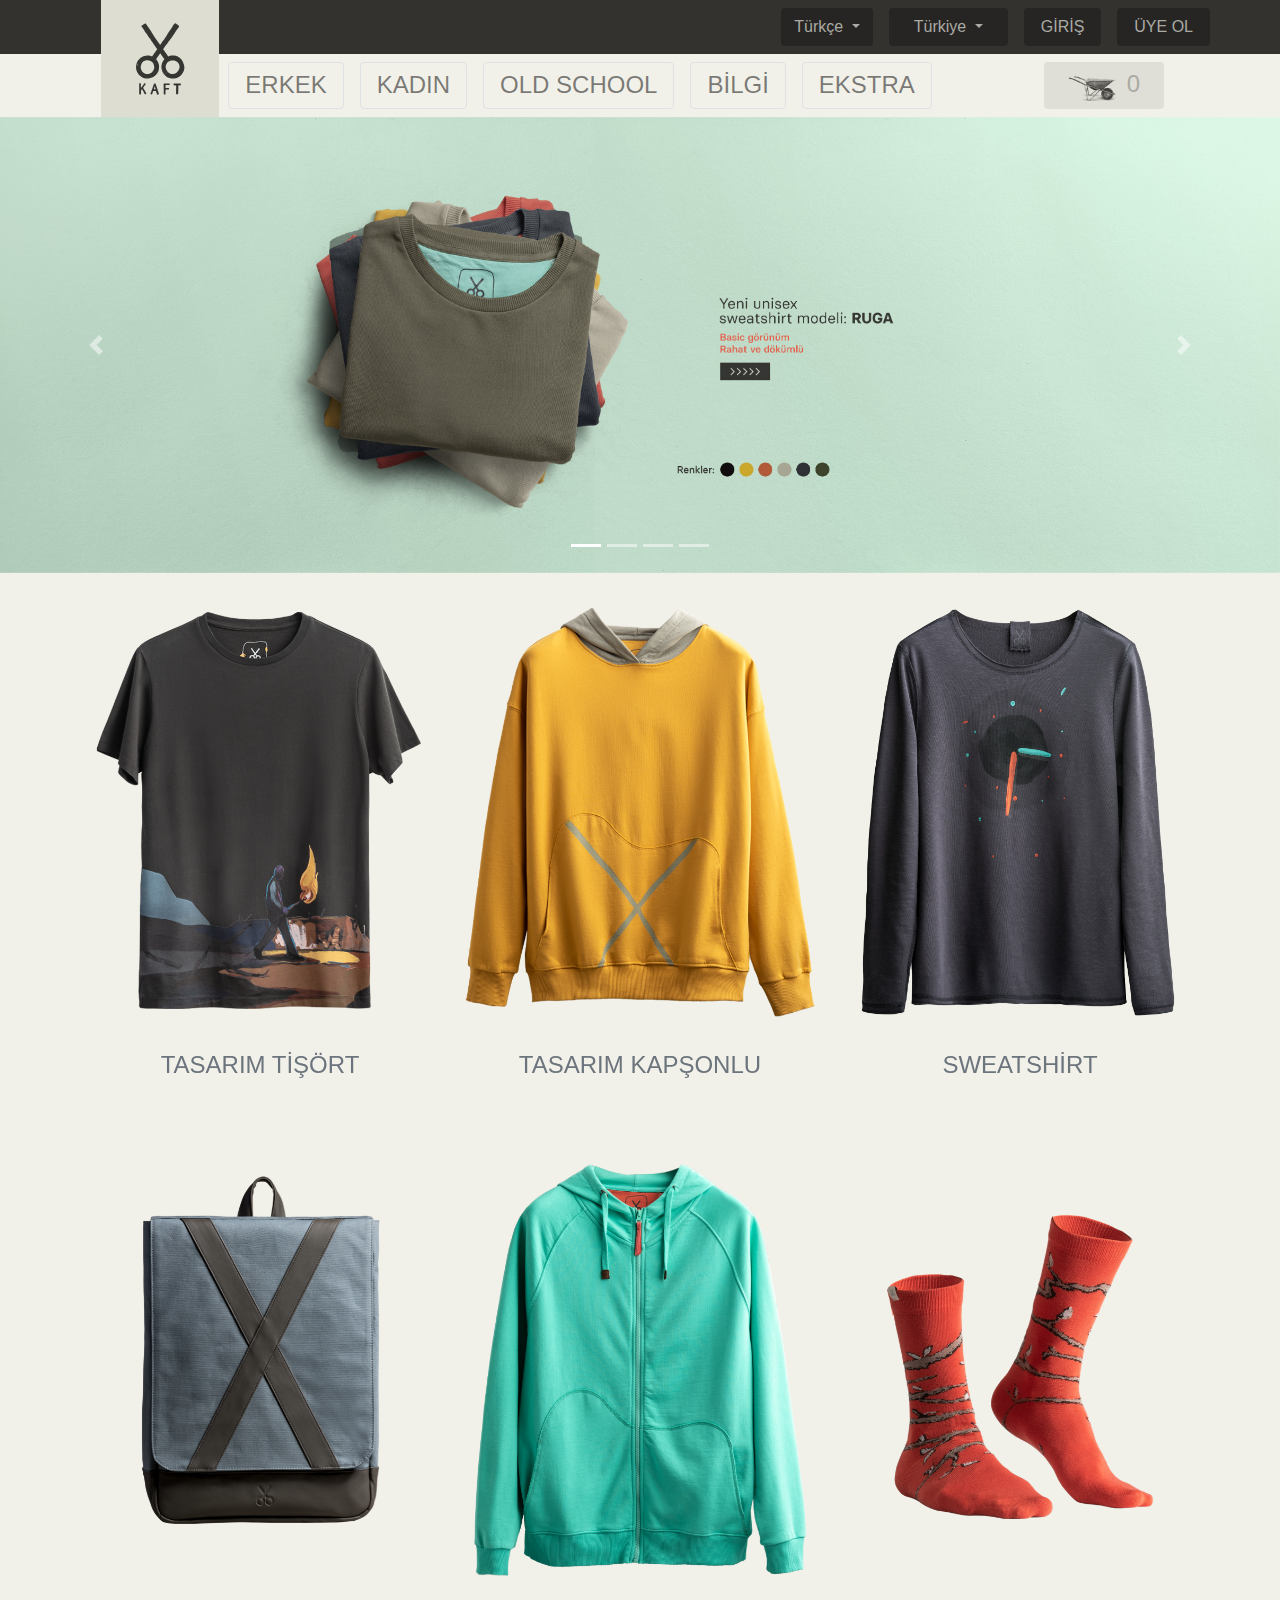
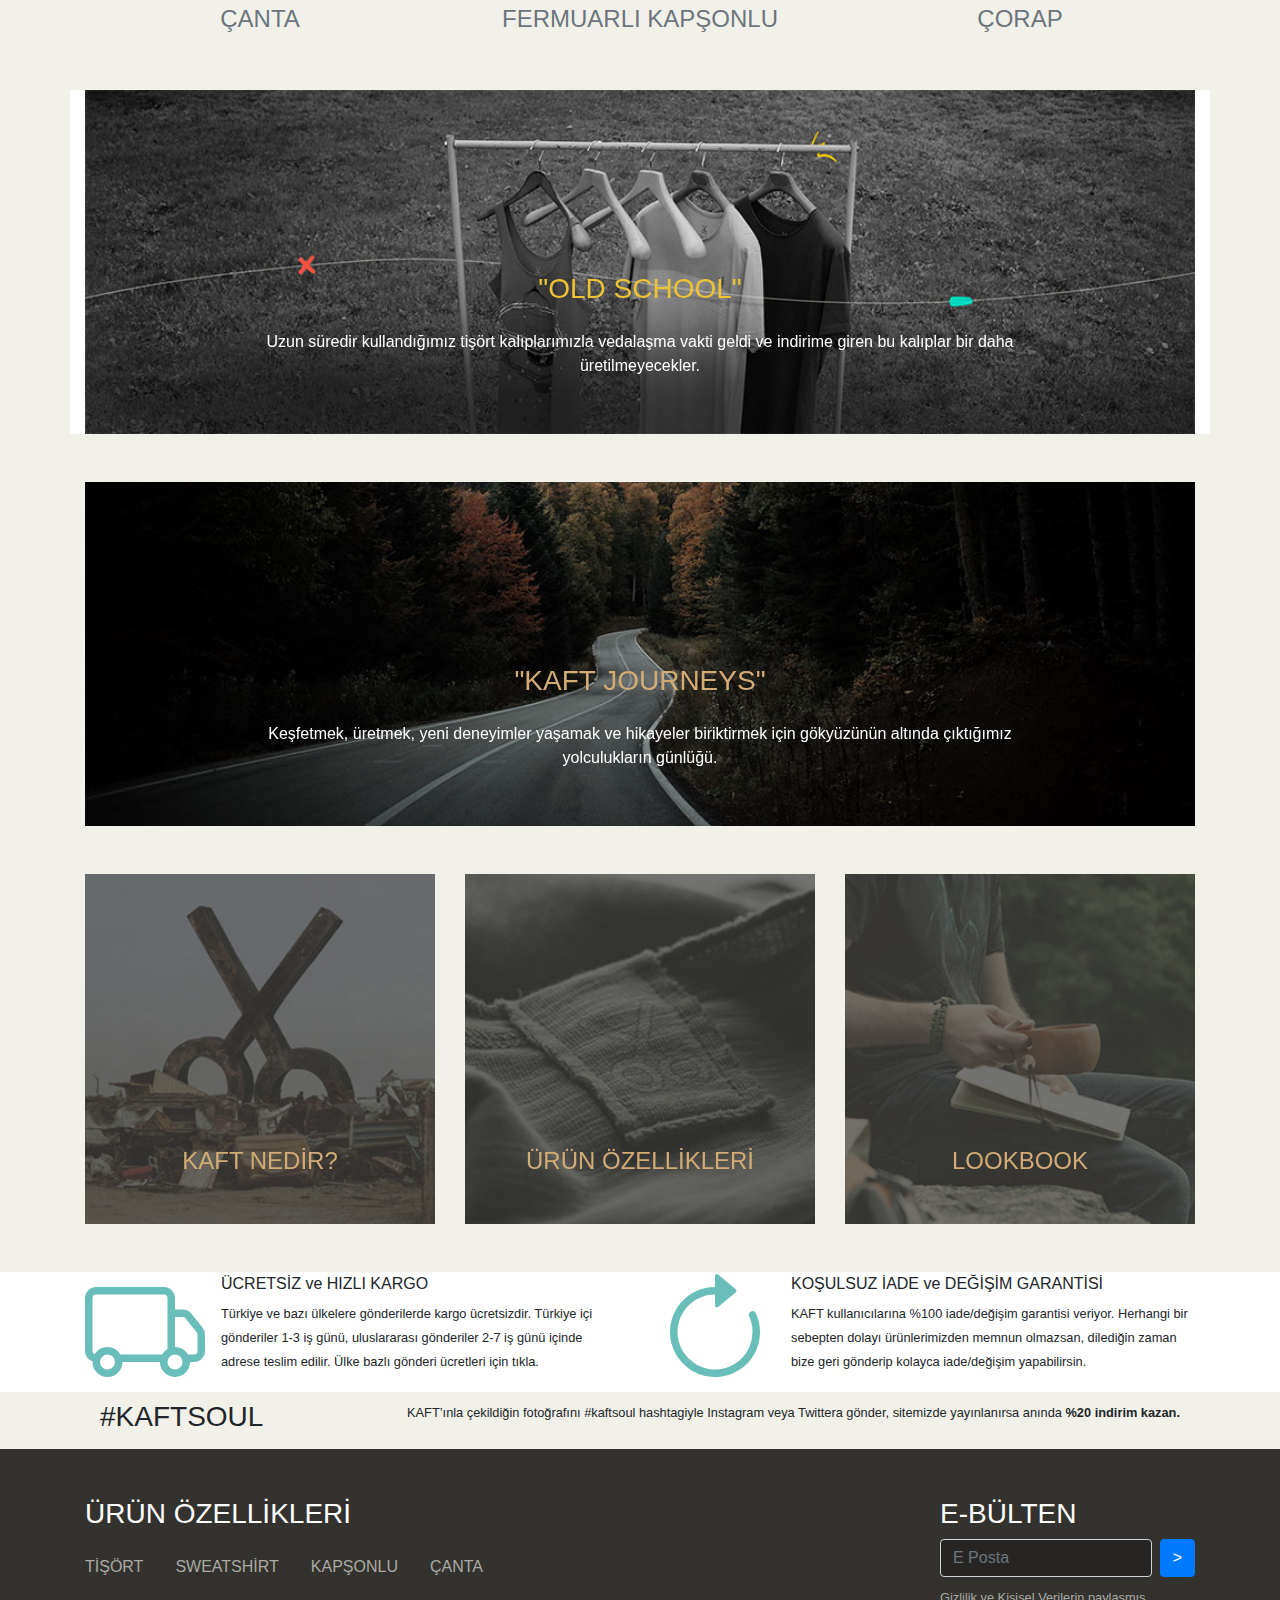
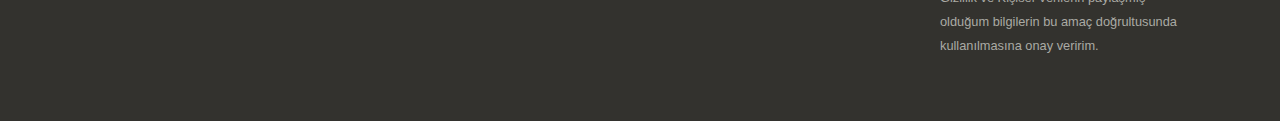
<file: index.html>
<!DOCTYPE html>
<html lang="en">

<head>
    <meta charset="UTF-8">
    <meta name="viewport" content="width=device-width, initial-scale=1.0">
    <title>Tişört ve Tasarım Ürünler | KAFT</title>
    <link rel="stylesheet" href="css/bootstrap.min.css">
    <link rel="stylesheet" href="css/style.css">
</head>

<body style="background-color: #F2F1E9;">
    <!-- Header Start -->
    <header class="bg-dark d-none d-md-block">
        <div class="container py-2">
            <div class="row justify-content-end">
                <div class="btn-group">
                    <button type="button" class="btn bg-primary text-dark dropdown-toggle" data-toggle="dropdown"
                        aria-haspopup="true" aria-expanded="false">
                        Türkçe
                    </button>
                    <div class="dropdown-menu bg-primary">
                        <a class="dropdown-item text-dark" href="#">İngilizce</a>
                    </div>
                </div>
                <div class="btn-group">
                    <button type="button" class="btn bg-primary text-dark dropdown-toggle ml-3 px-4"
                        data-toggle="dropdown" aria-haspopup="true" aria-expanded="false">
                        Türkiye
                    </button>
                    <div class="dropdown-menu bg-primary ml-3">
                        <a class="dropdown-item text-dark" href="#">Türkiye</a>
                        <a class="dropdown-item text-dark" href="#">Kanada</a>
                        <a class="dropdown-item text-dark" href="#">Amerika</a>
                        <a class="dropdown-item text-dark" href="#">İngiltere</a>
                        <a class="dropdown-item text-dark" href="#">İtalya</a>
                        <a class="dropdown-item text-dark" href="#">Güney Kore</a>
                        <a class="dropdown-item text-dark" href="#">Japonya</a>
                        <a class="dropdown-item text-dark" href="#">İsviçre</a>
                        <a class="dropdown-item text-dark" href="#">Norveç</a>
                        <a class="dropdown-item text-dark" href="#">İzlanda</a>
                        <a class="dropdown-item text-dark" href="#">Fransa</a>
                    </div>
                </div>
                <button type="button" class="btn text-dark px-3 bg-primary ml-3">GİRİŞ</button>
                <button type="button" class="btn text-dark px-3 bg-primary ml-3">ÜYE OL</button>
            </div>
        </div>
    </header>
    <!-- Header End -->
    <!-- Navbar Start -->
    <div class="container position-relative">
        <nav class="navbar navbar-expand-lg navbar-light">
            <div class="logo-change d-none d-lg-block">
                <a href="index.html">
                <img class="logo position-absolute" src="images/logo/kaft_logo-hover.svg" width="118" height="118"
                    alt="">
                <img class="logo position-absolute logo2" src="images/logo/kaft_logo.svg" width="118" height="118"
                    alt="">
                </a>
            </div>
            <div class="container">
                <button class="navbar-toggler" type="button" data-toggle="collapse" data-target="#navbarNavAltMarkup"
                    aria-controls="navbarNavAltMarkup" aria-expanded="false" aria-label="Toggle navigation">
                    <span class="navbar-toggler-icon"></span>
                </button>
                <div class="collapse navbar-collapse justify-content-center" id="navbarNavAltMarkup">
                    <div class="navbar-nav">
                        <a class="nav-link mb-0 h4 border rounded px-3 mr-3" href="product-list.html">ERKEK</a>
                        <a class="nav-link mb-0 h4 border rounded px-3 mr-3" href="product-list.html">KADIN</a>
                        <a class="nav-link mb-0 h4 border rounded px-3 mr-3" href="product-list.html">OLD SCHOOL</a>
                        <a class="nav-link mb-0 h4 border rounded px-3 mr-3" href="product-list.html">BİLGİ</a>
                        <a class="nav-link mb-0 h4 border rounded px-3" href="product-list.html">EKSTRA</a>
                    </div>
                </div>
                <div class="py-2 px-4 rounded" style="background-color: #e0dfd7;">
                    <a href=""><img src="images/icons/cart-mob-icon.png" width="50" height="25" alt=""></a>
                    <span class="text-dark h4 ml-1">0</span>
                </div>
            </div>
        </nav>
    </div>
    <!-- Navbar end -->
    <!-- Carousel Start -->
    <div id="carouselExampleIndicators" class="carousel slide" data-ride="carousel">
        <ol class="carousel-indicators">
            <li data-target="#carouselExampleIndicators" data-slide-to="0" class="active"></li>
            <li data-target="#carouselExampleIndicators" data-slide-to="1"></li>
            <li data-target="#carouselExampleIndicators" data-slide-to="2"></li>
            <li data-target="#carouselExampleIndicators" data-slide-to="3"></li>
        </ol>
        <div class="carousel-inner">
            <div class="carousel-item active">
                <img src="images/carousel/photo-1.jpg" class="d-block w-100" alt="...">
            </div>
            <div class="carousel-item">
                <img src="images/carousel/photo-2.jpg" class="d-block w-100" alt="...">
            </div>
            <div class="carousel-item">
                <img src="images/carousel/photo-3.jpg" class="d-block w-100" alt="...">
            </div>
            <div class="carousel-item">
                <img src="images/carousel/photo-4.jpg" class="d-block w-100" alt="...">
            </div>
        </div>
        <a class="carousel-control-prev" href="#carouselExampleIndicators" role="button" data-slide="prev">
            <span class="carousel-control-prev-icon" aria-hidden="true"></span>
            <span class="sr-only">Previous</span>
        </a>
        <a class="carousel-control-next" href="#carouselExampleIndicators" role="button" data-slide="next">
            <span class="carousel-control-next-icon" aria-hidden="true"></span>
            <span class="sr-only">Next</span>
        </a>
    </div>

    <!-- Carousel End -->
    <!-- Product Start -->
    <div style="background-color: #F2F1E9;">
        <div class="container">
            <div class="row">
                <div class="col-sm-4">
                    <div class="product-change  position-relative">
                        <img class="w-100 hidden-class" src="images/product/tshirt_v6.png" alt="">
                        <img class="w-100 position-absolute img-hover" src="images/product/tshirt_v6-hover.png" alt="">
                    </div>

                    <h4 class="text-center text-bottom mb-5 text-secondary">TASARIM TİŞÖRT</h4>
                </div>
                <div class="col-sm-4">
                    <div class="product-change  position-relative">
                        <img class="w-100 hidden-class" src="images/product/hoodie_v3.png" alt="">
                        <img class="w-100 position-absolute img-hover" src="images/product/hoodie_v3-hover.png" alt="">
                    </div>
                    <h4 class="text-center mb-5 text-secondary">TASARIM KAPŞONLU</h4>
                </div>
                <div class="col-sm-4">
                    <div class="product-change  position-relative">
                        <img class="w-100 hidden-class" src="images/product/sweatshirt_v3.png" alt="">
                        <img class="w-100 position-absolute img-hover" src="images/product/sweatshirt_v3-hover.png"
                            alt="">
                    </div>
                    <h4 class="text-center mb-5 text-secondary">SWEATSHİRT</h4>
                </div>
            </div>
            <div class="row">
                <div class="col-sm-4">
                    <div class="product-change  position-relative">
                        <img class="w-100 hidden-class" src="images/product/bag_v2.png" alt="">
                        <img class="w-100 position-absolute img-hover" src="images/product/bag_v3-hover.png" alt="">
                    </div>
                    <h4 class="text-center text-secondary">ÇANTA</h4>
                </div>
                <div class="col-sm-4">
                    <div class="product-change  position-relative">
                        <img class="w-100 hidden-class" src="images/product/zipup_hoodie_v3.png" alt="">
                        <img class="w-100 position-absolute img-hover" src="images/product/zipup_hoodie_v3-hover.png"
                            alt="">
                    </div>
                    <h4 class="text-center text-secondary">FERMUARLI KAPŞONLU</h4>
                </div>
                <div class="col-sm-4">
                    <div class="product-change  position-relative">
                        <img class="w-100 hidden-class" src="images/product/socks_v2.png" alt="">
                        <img class="w-100 position-absolute img-hover" src="images/product/socks_v2-hover.png" alt="">
                    </div>
                    <h4 class="text-center text-secondary">ÇORAP</h4>
                </div>
            </div>
            <!-- Product End -->
            <!-- home start -->
            <div class="row mt-5 bg-white">
                <div class="col-sm-12">
                    <div class="carousel-item active">
                        <img src="images/home/bg-1.jpg" class="d-block w-100" alt="...">
                        <div class="carousel-caption d-none d-md-block">
                            <h3 style="color:#EDC334">"OLD SCHOOL"</h5>
                                <p class="visible mt-4">Uzun süredir kullandığımız tişört kalıplarımızla vedalaşma vakti
                                    geldi ve indirime giren bu kalıplar bir daha üretilmeyecekler.</p>
                                <p></p>
                        </div>
                    </div>
                </div>
            </div>
            <div class="row mt-5">
                <div class="col-sm-12">
                    <div class="carousel-item active">
                        <img src="images/home/journey-home-bg.jpg" class="d-block w-100" alt="...">
                        <div class="carousel-caption d-none d-md-block">
                            <h3 style="color: #D2AB75;">"KAFT JOURNEYS"</h5>
                                <p class="visible mt-4">Keşfetmek, üretmek, yeni deneyimler yaşamak ve hikayeler
                                    biriktirmek için gökyüzünün altında çıktığımız yolculukların günlüğü.</p>
                        </div>
                    </div>
                </div>
            </div>
            <div class="row mt-5">
                <div class="col-sm-12">
                    <div class="row">
                        <div class="col-sm-4">
                            <div class="carousel-item active align-items-center">
                                <img src="images/home/kaft-nedir-home-bg.jpg" class="d-block w-100" alt="...">
                                <div class="carousel-caption d-none d-md-block">
                                    <h4 style="color: #D2AB75;">KAFT NEDİR?</h5>
                                </div>
                            </div>
                        </div>
                        <div class="col-sm-4">
                            <div class="carousel-item active">
                                <img src="images/home/product-properties-home-bg.jpg" class="d-block w-100" alt="...">
                                <div class="carousel-caption d-none d-md-block">
                                    <h4 style="color: #D2AB75;">ÜRÜN ÖZELLİKLERİ</h5>
                                </div>
                            </div>
                        </div>
                        <div class="col-sm-4">
                            <div class="carousel-item active">
                                <img src="images/home/lookbook-home-bg.jpg" class="d-block w-100 img-fluid" alt="...">
                                <div class="carousel-caption d-none d-md-block">
                                    <h4 style="color: #D2AB75;">LOOKBOOK</h5>
                                </div>
                            </div>
                        </div>
                    </div>
                </div>
            </div>
        </div>

        <div class="bg-white">
            <div class="container">
                <div class="row mt-5">
                    <div class="col-sm-6">
                        <div class="d-flex align-items-center">
                            <img class="mr-3 d-none d-md-block" src="images/icons/truck.svg" width="250"
                                height="120" alt="">
                            <div>
                                <h6>ÜCRETSİZ ve HIZLI KARGO</h4>
                                    <p> <small> Türkiye ve bazı ülkelere gönderilerde kargo ücretsizdir. Türkiye içi
                                            gönderiler 1-3 iş günü, uluslararası gönderiler 2-7 iş günü içinde adrese
                                            teslim edilir. Ülke bazlı gönderi ücretleri için tıkla.</small></p>
                            </div>
                        </div>
                    </div>
                    <div class="col-sm-6">
                        <div class="d-flex align-items-center ">
                            <img class="mr-3 d-none d-md-block" src="images/icons/arrow.svg" width="250" height="120" alt="">
                            <div>
                                <h6>KOŞULSUZ İADE ve DEĞİŞİM GARANTİSİ</h4>
                                    <p> <small> KAFT kullanıcılarına %100 iade/değişim garantisi veriyor. Herhangi bir
                                            sebepten dolayı ürünlerimizden memnun olmazsan, dilediğin zaman bize geri
                                            gönderip kolayca iade/değişim yapabilirsin. </small></p>
                            </div>
                        </div>
                    </div>
                </div>
            </div>
        </div>
        <div class="container">
            <div class="col-sm-12 d-flex justify-content-between py-2">
                <h3>#KAFTSOUL</h3>
                <p> <small> KAFT’ınla çekildiğin fotoğrafını #kaftsoul hashtagiyle Instagram veya Twittera gönder, sitemizde yayınlanırsa anında <strong>%20 indirim kazan.</strong></small></p>
            </div>
        </div>

    </div>
    </div>
    <!-- home end -->
    <footer class="bg-dark text-dark py-5">
        <div class="container">
            <div class="row">
                <div class="col-sm-9">
                    <div>
                        <h3 class="text-white">ÜRÜN ÖZELLİKLERİ</h6>
                        <ul class="d-flex m-0 p-0 mt-4">
                            <li><a class="text-dark" href="">TİŞÖRT</a></li>
                            <li><a class="text-dark" href="">SWEATSHİRT</a></li>
                            <li class="d-none d-sm-block"><a class="text-dark" href="">KAPŞONLU</a></li>
                            <li class="d-none d-sm-block"><a class="text-dark" href="">ÇANTA</a></li>

                        </ul>
                    </div>
                </div>
                <div class="col-sm-3">
                    <h3 class="text-white">E-BÜLTEN</h3>
                    <div class="d-flex">
                        <input type="text" class="form-control bg-primary mb-2 mr-2" id="inlineFormInput" placeholder="E Posta">
                        <button type="submit" class="btn btn-primary mb-2">></button>
                    </div>
                    <p><small>Gizlilik ve Kişisel Verilerin paylaşmış olduğum bilgilerin bu amaç doğrultusunda kullanılmasına onay veririm.</small></p>
                    
                </div>
            </div>
        </div>
    </footer>
    <script src="js/jquery-3.5.1.slim.min.js"></script>
    <script src="js/bootstrap.bundle.min.js"></script>

</body>

</html>
</file>
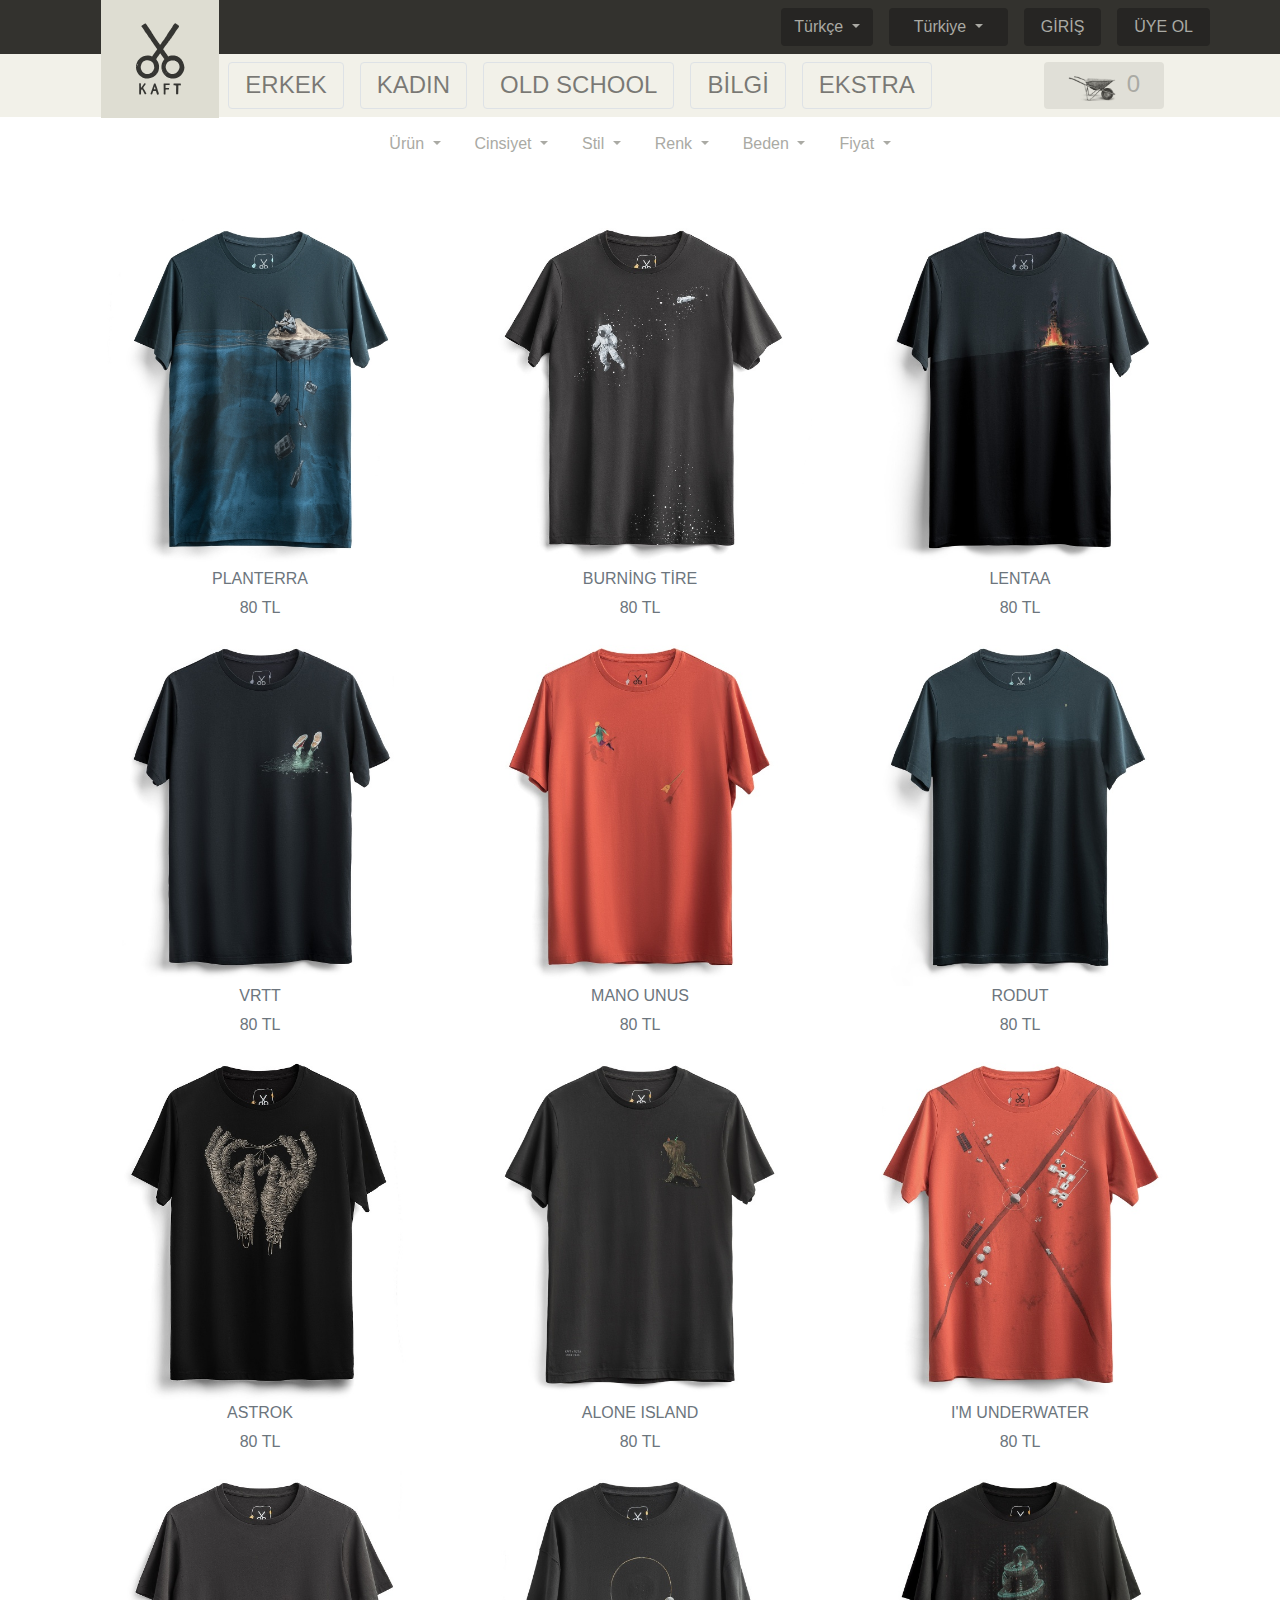
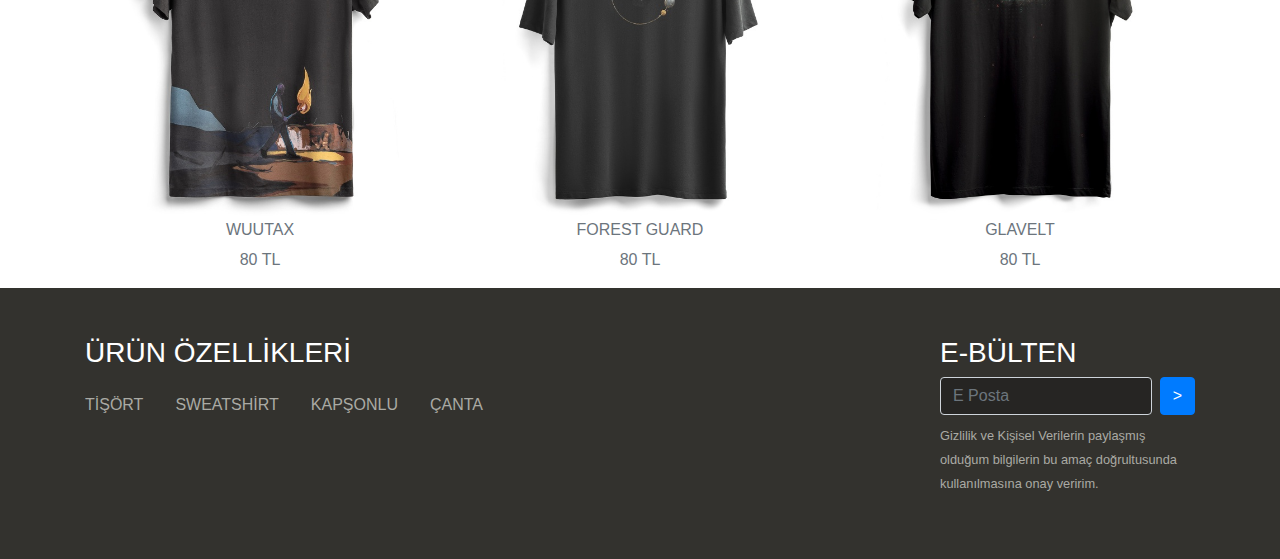
<file: product-list.html>
<!DOCTYPE html>
<html lang="en">

<head>
    <meta charset="UTF-8">
    <meta name="viewport" content="width=device-width, initial-scale=1.0">
    <title>Tişört ve Tasarım Ürünler | KAFT</title>
    <link rel="stylesheet" href="css/bootstrap.min.css">
    <link rel="stylesheet" href="css/style.css">
</head>

<body style="background-color: #F2F1E9;">
    <!-- Header Start -->
    <header class="bg-dark d-none d-md-block">
        <div class="container py-2">
            <div class="row justify-content-end">
                <div class="btn-group">
                    <button type="button" class="btn bg-primary text-dark dropdown-toggle" data-toggle="dropdown"
                        aria-haspopup="true" aria-expanded="false">
                        Türkçe
                    </button>
                    <div class="dropdown-menu bg-primary">
                        <a class="dropdown-item text-dark" href="#">İngilizce</a>
                    </div>
                </div>
                <div class="btn-group">
                    <button type="button" class="btn bg-primary text-dark dropdown-toggle ml-3 px-4"
                        data-toggle="dropdown" aria-haspopup="true" aria-expanded="false">
                        Türkiye
                    </button>
                    <div class="dropdown-menu bg-primary ml-3">
                        <a class="dropdown-item text-dark" href="#">Türkiye</a>
                        <a class="dropdown-item text-dark" href="#">Kanada</a>
                    </div>
                </div>
                <button type="button" class="btn text-dark px-3 bg-primary ml-3">GİRİŞ</button>
                <button type="button" class="btn text-dark px-3 bg-primary ml-3">ÜYE OL</button>
            </div>
        </div>
    </header>
    <!-- Header End -->
    <!-- Navbar Start -->
    <div class="container position-relative">
        <nav class="navbar navbar-expand-lg navbar-light">
            <div class="logo-change d-none d-lg-block">
                <a href="index.html">
                <img class="logo position-absolute" src="images/logo/kaft_logo-hover.svg" width="118" height="118"
                    alt="">
                <img class="logo position-absolute logo2" src="images/logo/kaft_logo.svg" width="118" height="118"
                    alt="">
                </a>
            </div>
            <div class="container">
                <button class="navbar-toggler" type="button" data-toggle="collapse" data-target="#navbarNavAltMarkup"
                    aria-controls="navbarNavAltMarkup" aria-expanded="false" aria-label="Toggle navigation">
                    <span class="navbar-toggler-icon"></span>
                </button>
                <div class="collapse navbar-collapse justify-content-center" id="navbarNavAltMarkup">
                    <div class="navbar-nav">
                        <a class="nav-link mb-0 h4 border rounded px-3 mr-3" href="product-list.html">ERKEK</a>
                        <a class="nav-link mb-0 h4 border rounded px-3 mr-3" href="product-list.html">KADIN</a>
                        <a class="nav-link mb-0 h4 border rounded px-3 mr-3" href="product-list.html">OLD SCHOOL</a>
                        <a class="nav-link mb-0 h4 border rounded px-3 mr-3" href="product-list.html">BİLGİ</a>
                        <a class="nav-link mb-0 h4 border rounded px-3" href="product-list.html">EKSTRA</a>
                    </div>
                </div>
                <div class="py-2 px-4 rounded" style="background-color: #e0dfd7;">
                    <a href=""><img src="images/icons/cart-mob-icon.png" width="50" height="25" alt=""></a>
                    <span class="text-dark h4 ml-1">0</span>
                </div>
            </div>
        </nav>
    </div>
    <!-- Navbar end -->
    <div class="bg-white py-2 d-none d-md-block">
    <div class="container filter d-flex justify-content-center">
        <div class="btn-group mr-2">
            <button type="button" class="btn bg-none text-dark dropdown-toggle" data-toggle="dropdown"
                aria-haspopup="true" aria-expanded="false">
                Ürün
            </button>
        </div>
        <div class="btn-group mr-2">
            <button type="button" class="btn bg-none text-dark dropdown-toggle" data-toggle="dropdown"
                aria-haspopup="true" aria-expanded="false">
                Cinsiyet
            </button>
        </div>
        <div class="btn-group mr-2">
            <button type="button" class="btn bg-none text-dark dropdown-toggle" data-toggle="dropdown"
                aria-haspopup="true" aria-expanded="false">
                Stil
            </button>
        </div>
        <div class="btn-group mr-2">
            <button type="button" class="btn bg-none text-dark dropdown-toggle" data-toggle="dropdown"
                aria-haspopup="true" aria-expanded="false">
                Renk
            </button>
        </div>
        <div class="btn-group mr-2">
            <button type="button" class="btn bg-none text-dark dropdown-toggle" data-toggle="dropdown"
                aria-haspopup="true" aria-expanded="false">
                Beden
            </button>
        </div>
        <div class="btn-group">
            <button type="button" class="btn bg-none text-dark dropdown-toggle" data-toggle="dropdown"
                aria-haspopup="true" aria-expanded="false">
                Fiyat
            </button>
        </div>
    </div>
</div>
    <!-- Product List Start -->
    <div class=" bg-white pt-5">
    <div class="container text-secondary">
        <div class="row">
            <div class="col-md-4">
                <a href="product.html" class="text-secondary">
                <img src="images/product-list/1.jpg" class="w-100" alt="">
                <h6 class="text-center">PLANTERRA</h6>
                <p class="text-center"> 80 TL</p>
            </a>
            </div>
            <div class="col-md-4">
                <a class="text-secondary" href="product.html">
                <img src="images/product-list/2.jpg" class="w-100" alt="">
                <h6 class="text-center">BURNİNG TİRE</h6>
                <p class="text-center"> 80 TL</p>
            </a>
            </div>
            <div class="col-md-4">
                <a href="product.html" class="text-secondary">
                <img src="images/product-list/3.jpg" class="w-100" alt="">
                <h6 class="text-center">LENTAA</h6>
                <p class="text-center"> 80 TL</p>
            </a>
                </div>
            <div class="col-md-4">
                <a href="product.html" class="text-secondary">
                <img src="images/product-list/4.jpg" class="w-100" alt="">
                <h6 class="text-center">VRTT</h6>
                <p class="text-center"> 80 TL</p>
            </a>
            </div>
            <div class="col-md-4">
                <a href="product.html" class="text-secondary">
                <img src="images/product-list/5.jpg" class="w-100" alt="">
                <h6 class="text-center">MANO UNUS</h6>
                <p class="text-center"> 80 TL</p>
            </a>
            </div>
            <div class="col-md-4">
                <a href="product.html" class="text-secondary">
                <img src="images/product-list/6.jpg" class="w-100" alt="">
                <h6 class="text-center">RODUT</h6>
                <p class="text-center"> 80 TL</p>
            </a>
            </div>
            <div class="col-md-4">
                <a href="product.html" class="text-secondary">
                <img src="images/product-list/7.jpg" class="w-100" alt="">
                <h6 class="text-center">ASTROK</h6>
                <p class="text-center"> 80 TL</p>
            </a>
            </div>
            <div class="col-md-4">
                <a href="product.html" class="text-secondary">
                <img src="images/product-list/8.jpg" class="w-100" alt="">
                <h6 class="text-center">ALONE ISLAND</h6>
                <p class="text-center"> 80 TL</p>
            </a>
            </div>
            <div class="col-md-4">
                <a href="product.html" class="text-secondary">
                <img src="images/product-list/9.jpg" class="w-100" alt="">
                <h6 class="text-center">I'M UNDERWATER</h6>
                <p class="text-center"> 80 TL</p>
            </a>
            </div>
            <div class="col-md-4">
                <a href="product.html" class="text-secondary">
                <img src="images/product-list/10.jpg" class="w-100" alt="">
                <h6 class="text-center">WUUTAX</h6>
                <p class="text-center"> 80 TL</p>
            </a>
            </div>
            <div class="col-md-4">
                <a href="product.html" class="text-secondary">
                <img src="images/product-list/11.jpg" class="w-100" alt="">
                <h6 class="text-center">FOREST GUARD</h6>
                <p class="text-center"> 80 TL</p>
            </a>
            </div>
            <div class="col-md-4">
                <a href="product.html" class="text-secondary">
                <img src="images/product-list/12.jpg" class="w-100" alt="">
                <h6 class="text-center">GLAVELT</h6>
                <p class="text-center"> 80 TL</p>
            </a>
            </div>
        </div>
    </div>
</div>
<!-- product list end -->
<!-- footer start -->
    <footer class="bg-dark text-dark py-5">
        <div class="container">
            <div class="row">
                <div class="col-sm-9">
                    <div>
                        <h3 class="text-white">ÜRÜN ÖZELLİKLERİ</h6>
                            <ul class="d-flex m-0 p-0 mt-4">
                                <li><a class="text-dark" href="">TİŞÖRT</a></li>
                                <li><a class="text-dark" href="">SWEATSHİRT</a></li>
                                <li class="d-none d-sm-block"><a class="text-dark" href="">KAPŞONLU</a></li>
                                <li class="d-none d-sm-block"><a class="text-dark" href="">ÇANTA</a></li>
                            </ul>
                    </div>
                </div>
                <div class="col-sm-3">
                    <h3 class="text-white">E-BÜLTEN</h3>
                    <div class="d-flex">
                        <input type="text" class="form-control bg-primary mb-2 mr-2" id="inlineFormInput"
                            placeholder="E Posta">
                        <button type="submit" class="btn btn-primary mb-2">></button>
                    </div>
                    <p><small>Gizlilik ve Kişisel Verilerin paylaşmış olduğum bilgilerin bu amaç doğrultusunda
                            kullanılmasına onay veririm.</small></p>

                </div>
            </div>
        </div>
    </footer>
    <!-- footer end -->
    <script src="js/jquery-3.5.1.slim.min.js"></script>
    <script src="js/bootstrap.bundle.min.js"></script>

</body>

</html>
</file>
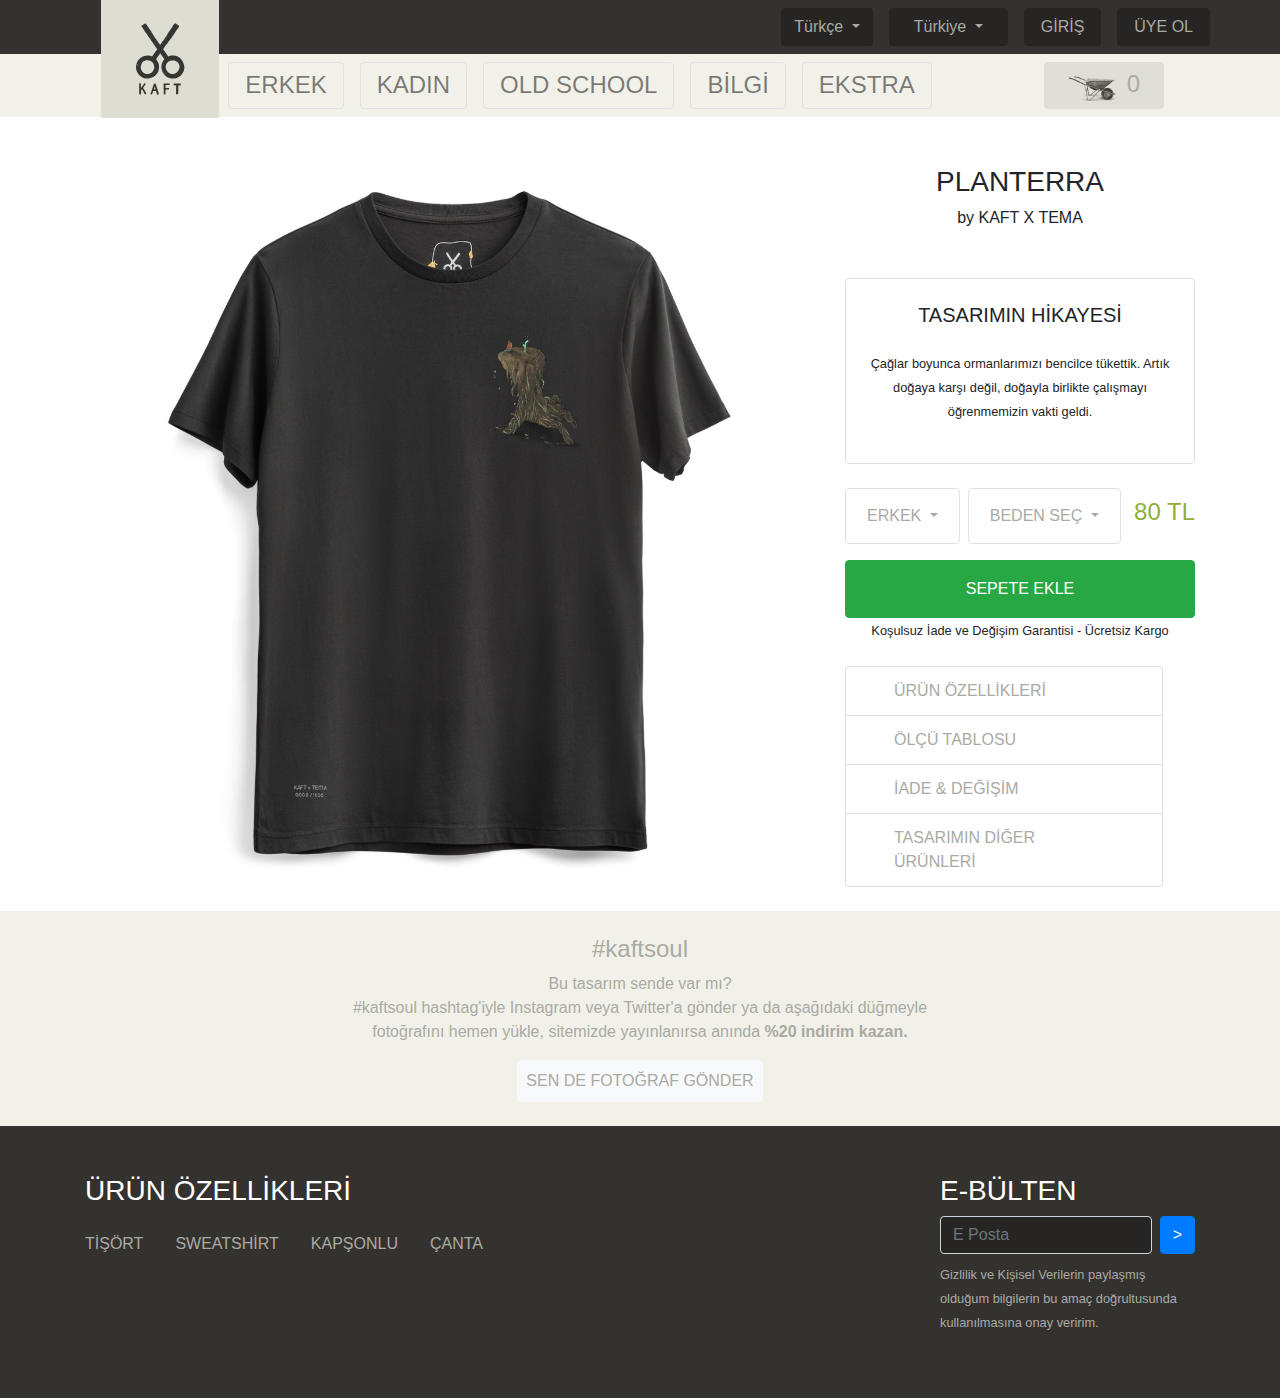
<file: product.html>
<!DOCTYPE html>
<html lang="en">

<head>
    <meta charset="UTF-8">
    <meta name="viewport" content="width=device-width, initial-scale=1.0">
    <title>Tişört ve Tasarım Ürünler | KAFT</title>
    <link rel="stylesheet" href="css/bootstrap.min.css">
    <link rel="stylesheet" href="css/style.css">
</head>

<body style="background-color: #F2F1E9;">
    <!-- Header Start -->
    <header class="bg-dark d-none d-md-block">
        <div class="container py-2">
            <div class="row justify-content-end">
                <div class="btn-group">
                    <button type="button" class="btn bg-primary text-dark dropdown-toggle" data-toggle="dropdown"
                        aria-haspopup="true" aria-expanded="false">
                        Türkçe
                    </button>
                    <div class="dropdown-menu bg-primary">
                        <a class="dropdown-item text-dark" href="#">İngilizce</a>
                    </div>
                </div>
                <div class="btn-group">
                    <button type="button" class="btn bg-primary text-dark dropdown-toggle ml-3 px-4"
                        data-toggle="dropdown" aria-haspopup="true" aria-expanded="false">
                        Türkiye
                    </button>
                    <div class="dropdown-menu bg-primary ml-3">
                        <a class="dropdown-item text-dark" href="#">Türkiye</a>
                        <a class="dropdown-item text-dark" href="#">Kanada</a>
                        <a class="dropdown-item text-dark" href="#">Amerika</a>
                        <a class="dropdown-item text-dark" href="#">İngiltere</a>
                        <a class="dropdown-item text-dark" href="#">İtalya</a>
                        <a class="dropdown-item text-dark" href="#">Güney Kore</a>
                        <a class="dropdown-item text-dark" href="#">Japonya</a>
                        <a class="dropdown-item text-dark" href="#">İsviçre</a>
                        <a class="dropdown-item text-dark" href="#">Norveç</a>
                        <a class="dropdown-item text-dark" href="#">İzlanda</a>
                        <a class="dropdown-item text-dark" href="#">Fransa</a>
                    </div>
                </div>
                <button type="button" class="btn text-dark px-3 bg-primary ml-3">GİRİŞ</button>
                <button type="button" class="btn text-dark px-3 bg-primary ml-3">ÜYE OL</button>
            </div>
        </div>
    </header>
    <!-- Header End -->
    <!-- Navbar Start -->
    <div class="container position-relative">
        <nav class="navbar navbar-expand-lg navbar-light">
            <div class="logo-change d-none d-lg-block">
                <a href="index.html">
                    <img class="logo position-absolute" src="images/logo/kaft_logo-hover.svg" width="118" height="118"
                        alt="">
                    <img class="logo position-absolute logo2" src="images/logo/kaft_logo.svg" width="118" height="118"
                        alt="">
                </a>
            </div>
            <div class="container">
                <button class="navbar-toggler" type="button" data-toggle="collapse" data-target="#navbarNavAltMarkup"
                    aria-controls="navbarNavAltMarkup" aria-expanded="false" aria-label="Toggle navigation">
                    <span class="navbar-toggler-icon"></span>
                </button>
                <div class="collapse navbar-collapse justify-content-center" id="navbarNavAltMarkup">
                    <div class="navbar-nav">
                        <a class="nav-link mb-0 h4 border rounded px-3 mr-3" href="product-list.html">ERKEK</a>
                        <a class="nav-link mb-0 h4 border rounded px-3 mr-3" href="product-list.html">KADIN</a>
                        <a class="nav-link mb-0 h4 border rounded px-3 mr-3" href="product-list.html">OLD SCHOOL</a>
                        <a class="nav-link mb-0 h4 border rounded px-3 mr-3" href="product-list.html">BİLGİ</a>
                        <a class="nav-link mb-0 h4 border rounded px-3" href="product-list.html">EKSTRA</a>
                    </div>
                </div>
                <div class="py-2 px-4 rounded" style="background-color: #e0dfd7;">
                    <a href=""><img src="images/icons/cart-mob-icon.png" width="50" height="25" alt=""></a>
                    <span class="text-dark h4 ml-1">0</span>
                </div>
            </div>
        </nav>
    </div>
    <!-- Navbar end -->
    <!-- product detail start -->
    <div class="bg-white">
        <div class="container pt-5">
            <div class="row">
                <div class="col-sm-8">
                    <img src="images/buy-screen/1437_1.jpg" class="w-100" alt="">
                </div>
                <div class="col-sm-4">
                    <h3 class="text-center">PLANTERRA</h6>
                        <p class="text-center">by KAFT X TEMA</p>
                        <div class="p-4 border rounded text-center mt-5">
                            <h5>TASARIMIN HİKAYESİ</h5>
                            <p class="mt-4"><small>Çağlar boyunca ormanlarımızı bencilce tükettik.

                                    Artık doğaya karşı değil, doğayla birlikte çalışmayı öğrenmemizin vakti
                                    geldi.</small></p>
                        </div>
                        <div class="mt-4 d-flex  align-items-center">
                            <div class="btn-group mr-2 p-2 border rounded">
                                <button type="button" class="btn bg-none text-dark dropdown-toggle"
                                    data-toggle="dropdown" aria-haspopup="true" aria-expanded="false">
                                    ERKEK
                                </button>
                            </div>
                            <div class="btn-group mr-auto p-2 border rounded">
                                <button type="button" class="btn bg-none text-dark dropdown-toggle"
                                    data-toggle="dropdown" aria-haspopup="true" aria-expanded="false">
                                    BEDEN SEÇ
                                </button>
                            </div>
                            <p style="color:#8faf3a;" class="h4">80 TL</p>
                        </div>
                        <div class="mt-3">
                            <a href="sepet.html" class="btn btn-success btn-block py-3 px-5" tabindex="-1" role="button"
                                aria-disabled="true">SEPETE EKLE</a>
                            <p class="text-center"><small>Koşulsuz İade ve Değişim Garantisi - Ücretsiz Kargo</small>
                            </p>
                        </div>
                        <div class="list-group my-4">
                            <ul class="list-group">
                                <li class="list-group-item px-5 text-dark">ÜRÜN ÖZELLİKLERİ</li>
                                <li class="list-group-item px-5 text-dark">ÖLÇÜ TABLOSU</li>
                                <li class="list-group-item px-5 text-dark">İADE & DEĞİŞİM</li>
                                <li class="list-group-item px-5 text-dark">TASARIMIN DİĞER ÜRÜNLERİ</li>
                            </ul>
                        </div>

                </div>
            </div>
        </div>
    </div>
    <div>
        <div class="container">
            <div class="col-12 text-center text-dark p-4">
                <h4>#kaftsoul</h5>
                    <p>Bu tasarım sende var mı?<br>
                        #kaftsoul hashtag'iyle Instagram veya Twitter'a gönder ya da aşağıdaki düğmeyle <br> fotoğrafını
                        hemen yükle, sitemizde yayınlanırsa anında <strong>%20 indirim kazan.</strong>
                    </p>
                    <button type="button" class="btn text-dark btn-light p-2">SEN DE FOTOĞRAF GÖNDER</button>
            </div>
        </div>
    </div>
    </div>
    <!-- product detail end -->
    <!-- footer start -->
    <footer class="bg-dark text-dark py-5">
        <div class="container">
            <div class="row">
                <div class="col-sm-9">
                    <div>
                        <h3 class="text-white">ÜRÜN ÖZELLİKLERİ</h6>
                            <ul class="d-flex m-0 p-0 mt-4">
                                <li><a class="text-dark" href="">TİŞÖRT</a></li>
                                <li><a class="text-dark" href="">SWEATSHİRT</a></li>
                                <li class="d-none d-sm-block"><a class="text-dark" href="">KAPŞONLU</a></li>
                                <li class="d-none d-sm-block"><a class="text-dark" href="">ÇANTA</a></li>

                            </ul>
                            
                    </div>
                </div>
                <div class="col-sm-3">
                    <h3 class="text-white">E-BÜLTEN</h3>
                    <div class="d-flex">
                        <input type="text" class="form-control bg-primary mb-2 mr-2" id="inlineFormInput"
                            placeholder="E Posta">
                        <button type="submit" class="btn btn-primary mb-2">></button>
                    </div>
                    <p>
                        <small>Gizlilik ve Kişisel Verilerin paylaşmış olduğum bilgilerin bu amaç doğrultusunda
                            kullanılmasına onay veririm.
                        </small>
                    </p>
                </div>
            </div>
        </div>
    </footer>
    <!-- footer end -->
    <script src="js/jquery-3.5.1.slim.min.js"></script>
    <script src="js/bootstrap.bundle.min.js"></script>

</body>

</html>
</file>
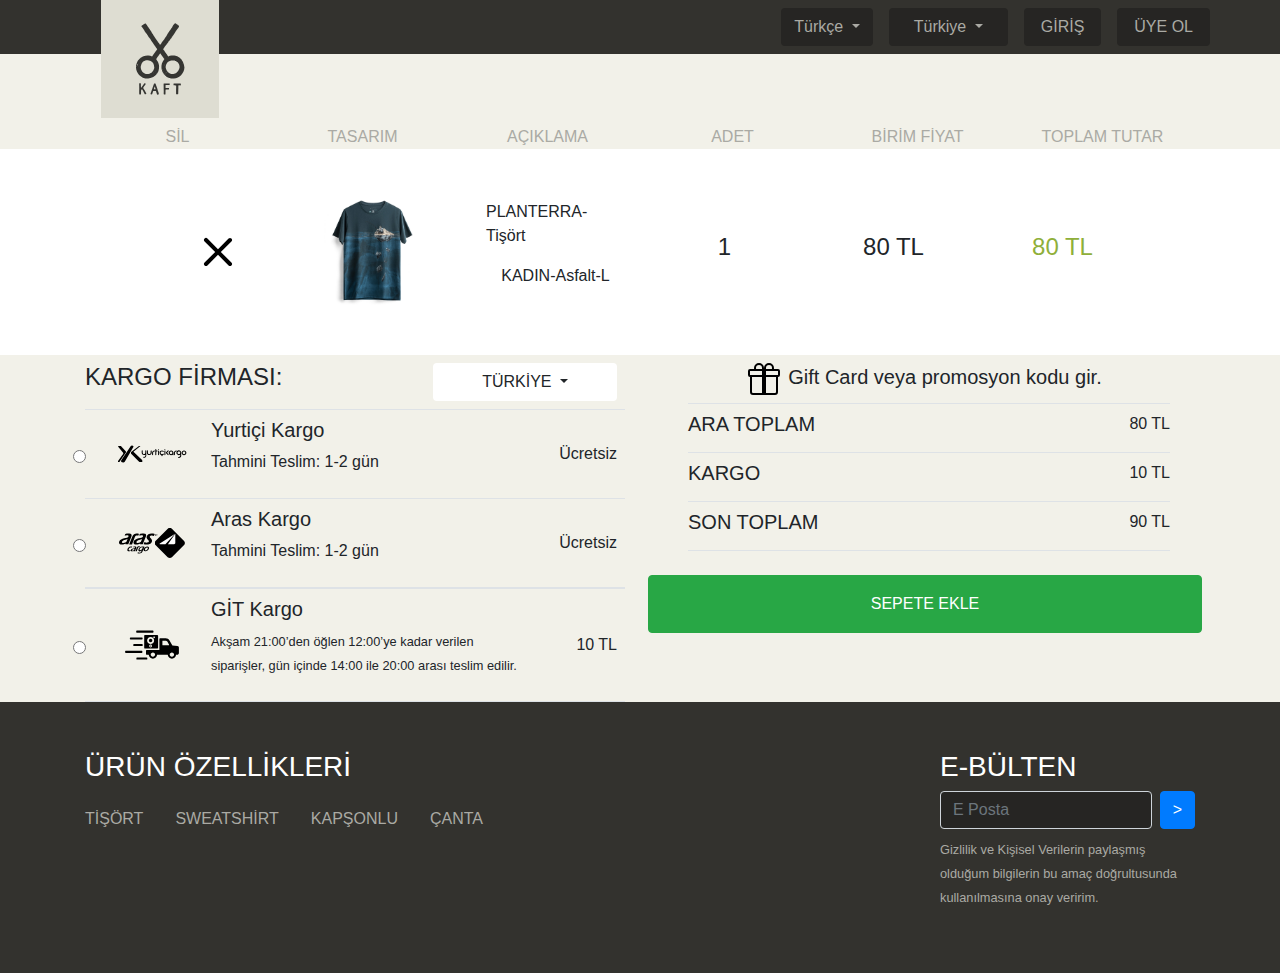
<file: sepet.html>
<!DOCTYPE html>
<html lang="en">

<head>
    <meta charset="UTF-8">
    <meta name="viewport" content="width=device-width, initial-scale=1.0">
    <title>Tişört ve Tasarım Ürünler | KAFT</title>
    <link rel="stylesheet" href="css/bootstrap.min.css">
    <link rel="stylesheet" href="css/style.css">
</head>

<body style="background-color: #F2F1E9;">
    <!-- Header Start -->
    <header class="bg-dark d-none d-md-block">
        <div class="container py-2">
            <div class="row justify-content-end">
                <div class="btn-group">
                    <button type="button" class="btn bg-primary text-dark dropdown-toggle" data-toggle="dropdown"
                        aria-haspopup="true" aria-expanded="false">
                        Türkçe
                    </button>
                    <div class="dropdown-menu bg-primary">
                        <a class="dropdown-item text-dark" href="#">İngilizce</a>
                    </div>
                </div>
                <div class="btn-group">
                    <button type="button" class="btn bg-primary text-dark dropdown-toggle ml-3 px-4"
                        data-toggle="dropdown" aria-haspopup="true" aria-expanded="false">
                        Türkiye
                    </button>
                    <div class="dropdown-menu bg-primary ml-3">
                        <a class="dropdown-item text-dark" href="#">Türkiye</a>
                        <a class="dropdown-item text-dark" href="#">Kanada</a>
                        <a class="dropdown-item text-dark" href="#">Amerika</a>
                        <a class="dropdown-item text-dark" href="#">İngiltere</a>
                        <a class="dropdown-item text-dark" href="#">İtalya</a>
                        <a class="dropdown-item text-dark" href="#">Güney Kore</a>
                        <a class="dropdown-item text-dark" href="#">Japonya</a>
                        <a class="dropdown-item text-dark" href="#">İsviçre</a>
                        <a class="dropdown-item text-dark" href="#">Norveç</a>
                        <a class="dropdown-item text-dark" href="#">İzlanda</a>
                        <a class="dropdown-item text-dark" href="#">Fransa</a>
                    </div>
                </div>
                <button type="button" class="btn text-dark px-3 bg-primary ml-3">GİRİŞ</button>
                <button type="button" class="btn text-dark px-3 bg-primary ml-3">ÜYE OL</button>
            </div>
        </div>
    </header>
    <!-- Header End -->
    <!-- Navbar Start -->
    <div class="container position-relative">
        <nav class="navbar navbar-expand-lg navbar-light">
            <div class="logo-change d-none d-lg-block">
                <a href="index.html">
                    <img class="logo position-absolute" src="images/logo/kaft_logo-hover.svg" width="118" height="118"
                        alt="">
                    <img class="logo position-absolute logo2" src="images/logo/kaft_logo.svg" width="118" height="118"
                        alt="">
                </a>
            </div>
            <div class="container">
                <button class="navbar-toggler" type="button" data-toggle="collapse" data-target="#navbarNavAltMarkup"
                    aria-controls="navbarNavAltMarkup" aria-expanded="false" aria-label="Toggle navigation">
                    <span class="navbar-toggler-icon"></span>
                </button>
                <div class="collapse navbar-collapse justify-content-center" id="navbarNavAltMarkup">
                    <div style="visibility: hidden;" class="navbar-nav ">
                        <a class="nav-link mb-0 h4 border rounded px-3 mr-3" href="product-list.html">ERKEK</a>
                        <a class="nav-link mb-0 h4 border rounded px-3 mr-3" href="product-list.html">KADIN</a>
                        <a class="nav-link mb-0 h4 border rounded px-3 mr-3" href="product-list.html">OLD SCHOOL</a>
                        <a class="nav-link mb-0 h4 border rounded px-3 mr-3" href="product-list.html">BİLGİ</a>
                        <a class="nav-link mb-0 h4 border rounded px-3" href="product-list.html">EKSTRA</a>
                    </div>
                </div>
                <div style="visibility: hidden;" class="py-2 px-4 rounded" style="background-color: #e0dfd7;">
                    <a href=""><img src="images/icons/cart-mob-icon.png" width="50" height="25" alt=""></a>
                    <span class="text-dark h4 ml-1">0</span>
                </div>
            </div>
        </nav>
    </div>
    <!-- Navbar end -->
    <!-- shopping start -->
    <div class="container">
        <div class="col-12">
            <div class="row mt-2 text-dark">
                <div class="col text-center d-none d-sm-block">SİL</div>
                <div class="col text-center">TASARIM</div>
                <div class="col text-center d-none d-sm-block">AÇIKLAMA</div>
                <div class="col text-center">ADET</div>
                <div class="col text-center d-none d-sm-block">BİRİM FİYAT</div>
                <div class="col text-center">TOPLAM TUTAR</div>
            </div>
        </div>
    </div>
    <div class="bg-white">
        <div class="container">
            <div class="col-12">
                <div class="row p-5">
                    <div class="col d-flex align-items-center justify-content-center">
                        <img class="" src="images/icons/delete.svg" alt="">
                    </div>
                    <div class="col">
                        <img src="images/product-list/1.jpg" width="110" height="110" alt="">
                    </div>
                    <div class="col d-flex flex-column align-items-center justify-content-center">
                        <p>PLANTERRA-Tişört</p>
                        <p>KADIN-Asfalt-L</p>
                    </div>
                    <div class="col d-flex align-items-center justify-content-center">
                        <p class="h4">1</p>
                    </div>
                    <div class="col d-flex align-items-center justify-content-center">
                        <p class="h4">80 TL</p>
                    </div>
                    <div class="col d-flex align-items-center justify-content-center">
                        <p style="color:#8faf3a;" class="h4">80 TL</p>
                    </div>
                </div>
            </div>
        </div>
    </div>
    <div class="container">
        <div class="row">
            <div class="col-sm-6 d-flex flex-column">
                <div class="d-flex justify-content-between align-items-center">
                    <h4 class="mr-4">KARGO FİRMASI:</h4>
                    <div class="btn-group p-2">
                        <button type="button" class="btn bg-white dropdown-toggle px-5" data-toggle="dropdown"
                            aria-haspopup="true" aria-expanded="false">
                            TÜRKİYE
                        </button>
                    </div>
                </div>
                <div class="yurtici d-flex align-items-center justify-content-between border-top border-bottom p-2">
                    <div class="d-flex align-items-center">
                        <input class="form-check-input" type="radio" name="exampleRadios" id="exampleRadios1"
                            value="option1">
                        <img src="images/icons/company-1.svg" class="mx-4" width="70" height="40" alt="">
                        <div>
                            <h5>Yurtiçi Kargo</h5>
                            <p>Tahmini Teslim: 1-2 gün</p>
                        </div>
                    </div>
                    <span style="">Ücretsiz</span>
                </div>
                <div class="yurtici d-flex align-items-center justify-content-between border-bottom p-2">
                    <div class="d-flex align-items-center">
                        <input class="form-check-input" type="radio" name="exampleRadios" id="exampleRadios1"
                            value="option1">
                        <img src="images/icons/company-2.svg" class="mx-4" width="70" height="40" alt="">
                        <div>
                            <h5>Aras Kargo</h5>
                            <p>Tahmini Teslim: 1-2 gün</p>
                        </div>
                    </div>
                    <span style="">Ücretsiz</span>
                </div>
                <div class="yurtici d-flex align-items-center justify-content-between border-top border-bottom p-2">
                    <div class="d-flex align-items-center">
                        <input class="form-check-input" type="radio" name="exampleRadios" id="exampleRadios1"
                            value="option1">
                        <img src="images/icons/company-9.svg" class="mx-4" width="70" height="40" alt="">
                        <div>
                            <h5>GİT Kargo</h5>
                            <p> <small>Akşam 21:00’den öğlen 12:00’ye kadar verilen <br> siparişler, gün içinde 14:00
                                    ile 20:00 arası teslim edilir.</small> </p>
                        </div>
                    </div>
                    <span style="">10 TL</span>
                </div>
            </div>
            <div class="col-sm-6 p-2">
                <div class="d-flex align-items-center justify-content-center">
                    <p class="text-center h5"><img class="mr-2" src="images/icons/gift.svg" alt="">Gift Card veya
                        promosyon kodu gir.</p>
                </div>
                <ul class="d-flex flex-column">
                    <li class="d-flex justify-content-between border-top py-2">
                        <h5>ARA TOPLAM</h5>
                        <span> 80 TL</span>
                    </li>
                    <li class="d-flex justify-content-between border-top py-2">
                        <h5>KARGO</h5>
                        <span>10 TL</span>
                    </li>
                    <li class="d-flex justify-content-between border-top border-bottom py-2">
                        <h5>SON TOPLAM</h5>
                        <span>90 TL</span>
                    </li>
                </ul>
                <div class="py-2"><a href="sepet.html" class="btn btn-success d-flex align-items-center justify-content-center py-3" tabindex="-1" role="button"
                    aria-disabled="true">SEPETE EKLE</a></div>
                
            </div>
        </div>
    </div>
    </div>
    <!-- shopping end -->

    <footer class="bg-dark text-dark py-5">
        <div class="container">
            <div class="row">
                <div class="col-sm-9">
                    <div>
                        <h3 class="text-white">ÜRÜN ÖZELLİKLERİ</h6>
                            <ul class="d-flex m-0 p-0 mt-4">
                                <li><a class="text-dark" href="">TİŞÖRT</a></li>
                                <li><a class="text-dark" href="">SWEATSHİRT</a></li>
                                <li class="d-none d-sm-block"><a class="text-dark" href="">KAPŞONLU</a></li>
                                <li class="d-none d-sm-block"><a class="text-dark" href="">ÇANTA</a></li>
                            </ul>
                    </div>
                </div>
                <div class="col-sm-3">
                    <h3 class="text-white">E-BÜLTEN</h3>
                    <div class="d-flex">
                        <input type="text" class="form-control bg-primary mb-2 mr-2" id="inlineFormInput"
                            placeholder="E Posta">
                        <button type="submit" class="btn btn-primary mb-2">></button>
                    </div>
                    <p>
                        <small>Gizlilik ve Kişisel Verilerin paylaşmış olduğum bilgilerin bu amaç doğrultusunda
                            kullanılmasına onay veririm.
                        </small>
                    </p>
                </div>
            </div>
        </div>
    </footer>
    <script src="js/jquery-3.5.1.slim.min.js"></script>
    <script src="js/bootstrap.bundle.min.js"></script>

</body>

</html>
</file>
<file: css/style.css>
.logo {
    top: -54px;
}
.logo-change:hover .logo2 {
    display: none;
}
.img-hover {
    top: 0;
    left: 0;
    display: none;
}
.product-change:hover .img-hover {
    display: block;
}
.product-change:hover .hidden-class {
    visibility: hidden;
}
ul li{
    list-style-type: none;
    margin-right: 2rem;
}
</file>
